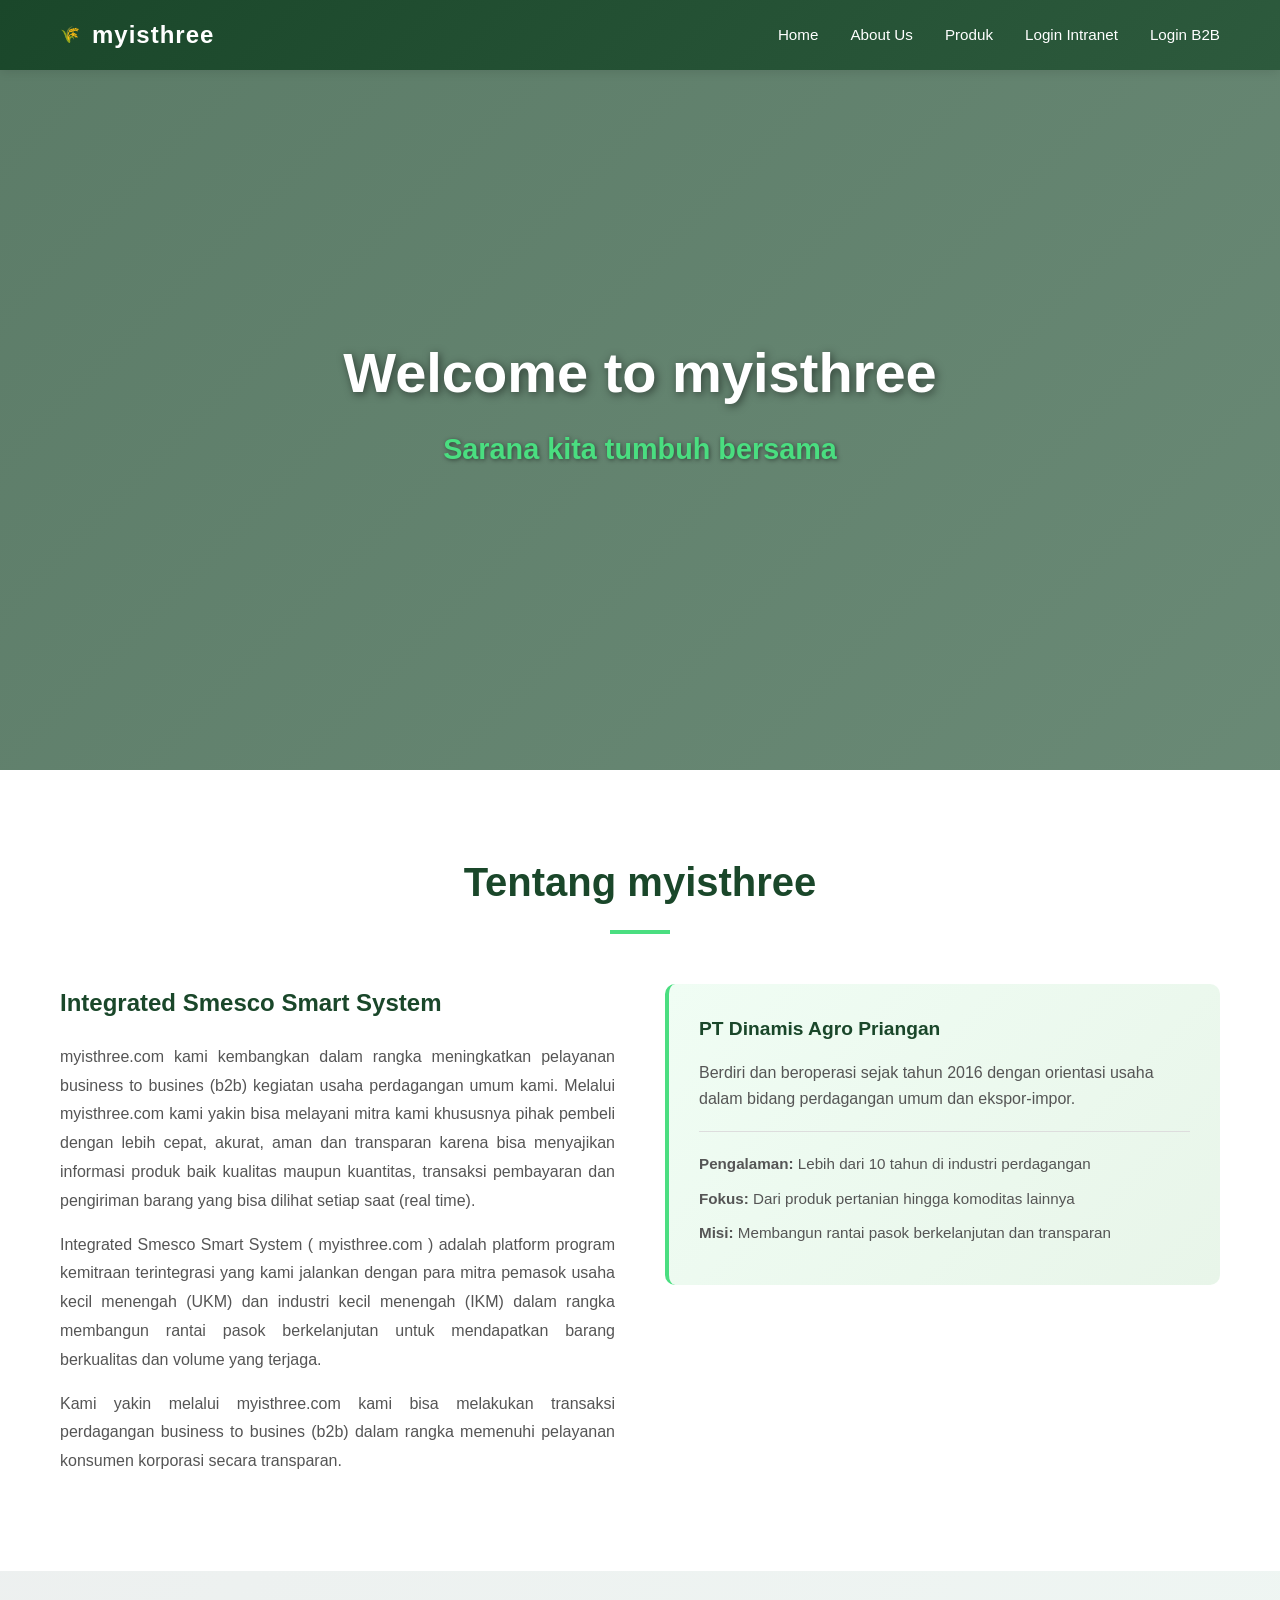
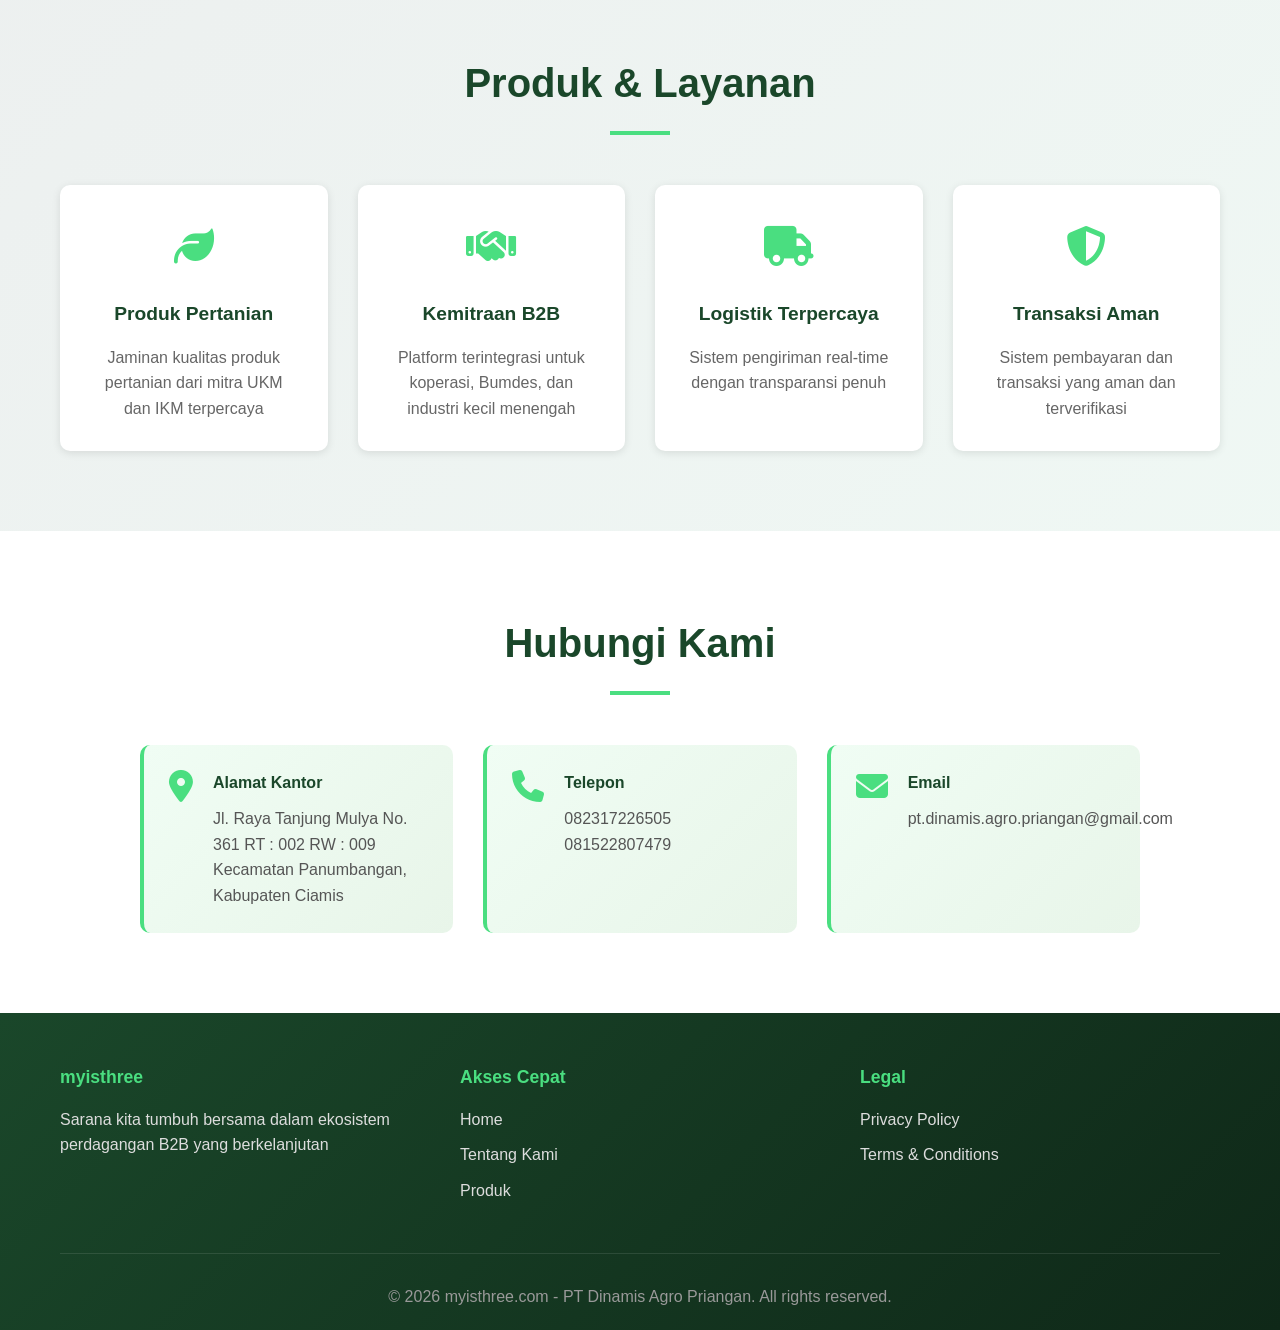
<file: index.html>
<!DOCTYPE html>
<html lang="id">
<head>
    <meta charset="UTF-8">
    <meta name="viewport" content="width=device-width, initial-scale=1.0">
    <title>myisthree - Growing Together</title>
    <link rel="stylesheet" href="css/style.css">
    <link rel="stylesheet" href="https://cdnjs.cloudflare.com/ajax/libs/font-awesome/6.4.0/css/all.min.css">
</head>
<body>
    <!-- Navigation -->
    <nav class="navbar">
        <div class="nav-container">
            <div class="logo-section">
                <div class="logo-placeholder">🌾</div>
                <span class="company-name">myisthree</span>
            </div>
            <ul class="nav-menu">
                <li><a href="#home" class="nav-link">Home</a></li>
                <li><a href="#about" class="nav-link">About Us</a></li>
                <li><a href="#produk" class="nav-link">Produk</a></li>
                <li><a href="pages/login-intranet.html" class="nav-link">Login Intranet</a></li>
                <li><a href="pages/login-b2b.html" class="nav-link">Login B2B</a></li>
            </ul>
            <div class="hamburger">
                <span></span>
                <span></span>
                <span></span>
            </div>
        </div>
    </nav>

    <!-- Hero Section with Video Background -->
    <section class="hero" id="home">
        <video class="hero-video" autoplay muted loop playsinline>
            <source src="https://videos.pexels.com/video-files/2873610/2873610-sd_640_360_25fps.mp4" type="video/mp4">
            <source src="https://videos.pexels.com/video-files/4742848/4742848-sd_640_360_25fps.mp4" type="video/mp4">
        </video>
        
        <div class="hero-overlay"></div>
        
        <div class="hero-content">
            <div class="hero-text">
                <h1>Welcome to myisthree</h1>
                <p class="tagline">Sarana kita tumbuh bersama</p>
            </div>
        </div>
    </section>

    <!-- About Section -->
    <section class="about" id="about">
        <div class="container">
            <h2>Tentang myisthree</h2>
            <div class="about-content">
                <div class="about-text">
                    <h3>Integrated Smesco Smart System</h3>
                    <p>
                        myisthree.com kami kembangkan dalam rangka meningkatkan pelayanan business to busines (b2b) kegiatan usaha perdagangan umum kami. Melalui myisthree.com kami yakin bisa melayani mitra kami khususnya pihak pembeli dengan lebih cepat, akurat, aman dan transparan karena bisa menyajikan informasi produk baik kualitas maupun kuantitas, transaksi pembayaran dan pengiriman barang yang bisa dilihat setiap saat (real time).
                    </p>
                    <p>
                        Integrated Smesco Smart System ( myisthree.com ) adalah platform program kemitraan terintegrasi yang kami jalankan dengan para mitra pemasok usaha kecil menengah (UKM) dan industri kecil menengah (IKM) dalam rangka membangun rantai pasok berkelanjutan untuk mendapatkan barang berkualitas dan volume yang terjaga.
                    </p>
                    <p>
                        Kami yakin melalui myisthree.com kami bisa melakukan transaksi perdagangan business to busines (b2b) dalam rangka memenuhi pelayanan konsumen korporasi secara transparan.
                    </p>
                </div>
                <div class="about-info">
                    <div class="info-box">
                        <h4>PT Dinamis Agro Priangan</h4>
                        <p>Berdiri dan beroperasi sejak tahun 2016 dengan orientasi usaha dalam bidang perdagangan umum dan ekspor-impor.</p>
                        <div class="company-details">
                            <p><strong>Pengalaman:</strong> Lebih dari 10 tahun di industri perdagangan</p>
                            <p><strong>Fokus:</strong> Dari produk pertanian hingga komoditas lainnya</p>
                            <p><strong>Misi:</strong> Membangun rantai pasok berkelanjutan dan transparan</p>
                        </div>
                    </div>
                </div>
            </div>
        </div>
    </section>

    <!-- Produk Section -->
    <section class="produk" id="produk">
        <div class="container">
            <h2>Produk & Layanan</h2>
            <div class="produk-grid">
                <div class="produk-card">
                    <div class="produk-icon">
                        <i class="fas fa-leaf"></i>
                    </div>
                    <h3>Produk Pertanian</h3>
                    <p>Jaminan kualitas produk pertanian dari mitra UKM dan IKM terpercaya</p>
                </div>
                <div class="produk-card">
                    <div class="produk-icon">
                        <i class="fas fa-handshake"></i>
                    </div>
                    <h3>Kemitraan B2B</h3>
                    <p>Platform terintegrasi untuk koperasi, Bumdes, dan industri kecil menengah</p>
                </div>
                <div class="produk-card">
                    <div class="produk-icon">
                        <i class="fas fa-truck"></i>
                    </div>
                    <h3>Logistik Terpercaya</h3>
                    <p>Sistem pengiriman real-time dengan transparansi penuh</p>
                </div>
                <div class="produk-card">
                    <div class="produk-icon">
                        <i class="fas fa-shield-alt"></i>
                    </div>
                    <h3>Transaksi Aman</h3>
                    <p>Sistem pembayaran dan transaksi yang aman dan terverifikasi</p>
                </div>
            </div>
        </div>
    </section>

    <!-- Contact Section -->
    <section class="contact">
        <div class="container">
            <h2>Hubungi Kami</h2>
            <div class="contact-content">
                <div class="contact-info">
                    <div class="contact-item">
                        <i class="fas fa-map-marker-alt"></i>
                        <div>
                            <h4>Alamat Kantor</h4>
                            <p>Jl. Raya Tanjung Mulya No. 361 RT : 002 RW : 009<br>Kecamatan Panumbangan, Kabupaten Ciamis</p>
                        </div>
                    </div>
                    <div class="contact-item">
                        <i class="fas fa-phone"></i>
                        <div>
                            <h4>Telepon</h4>
                            <p>082317226505<br>081522807479</p>
                        </div>
                    </div>
                    <div class="contact-item">
                        <i class="fas fa-envelope"></i>
                        <div>
                            <h4>Email</h4>
                            <p>pt.dinamis.agro.priangan@gmail.com</p>
                        </div>
                    </div>
                </div>
            </div>
        </div>
    </section>

    <!-- Footer -->
    <footer class="footer">
        <div class="container">
            <div class="footer-content">
                <div class="footer-section">
                    <h4>myisthree</h4>
                    <p>Sarana kita tumbuh bersama dalam ekosistem perdagangan B2B yang berkelanjutan</p>
                </div>
                <div class="footer-section">
                    <h4>Akses Cepat</h4>
                    <ul>
                        <li><a href="#home">Home</a></li>
                        <li><a href="#about">Tentang Kami</a></li>
                        <li><a href="#produk">Produk</a></li>
                    </ul>
                </div>
                <div class="footer-section">
                    <h4>Legal</h4>
                    <ul>
                        <li><a href="#">Privacy Policy</a></li>
                        <li><a href="#">Terms & Conditions</a></li>
                    </ul>
                </div>
            </div>
            <div class="footer-bottom">
                <p>&copy; 2026 myisthree.com - PT Dinamis Agro Priangan. All rights reserved.</p>
            </div>
        </div>
    </footer>

    <script src="js/script.js"></script>
</body>
</html>
</file>
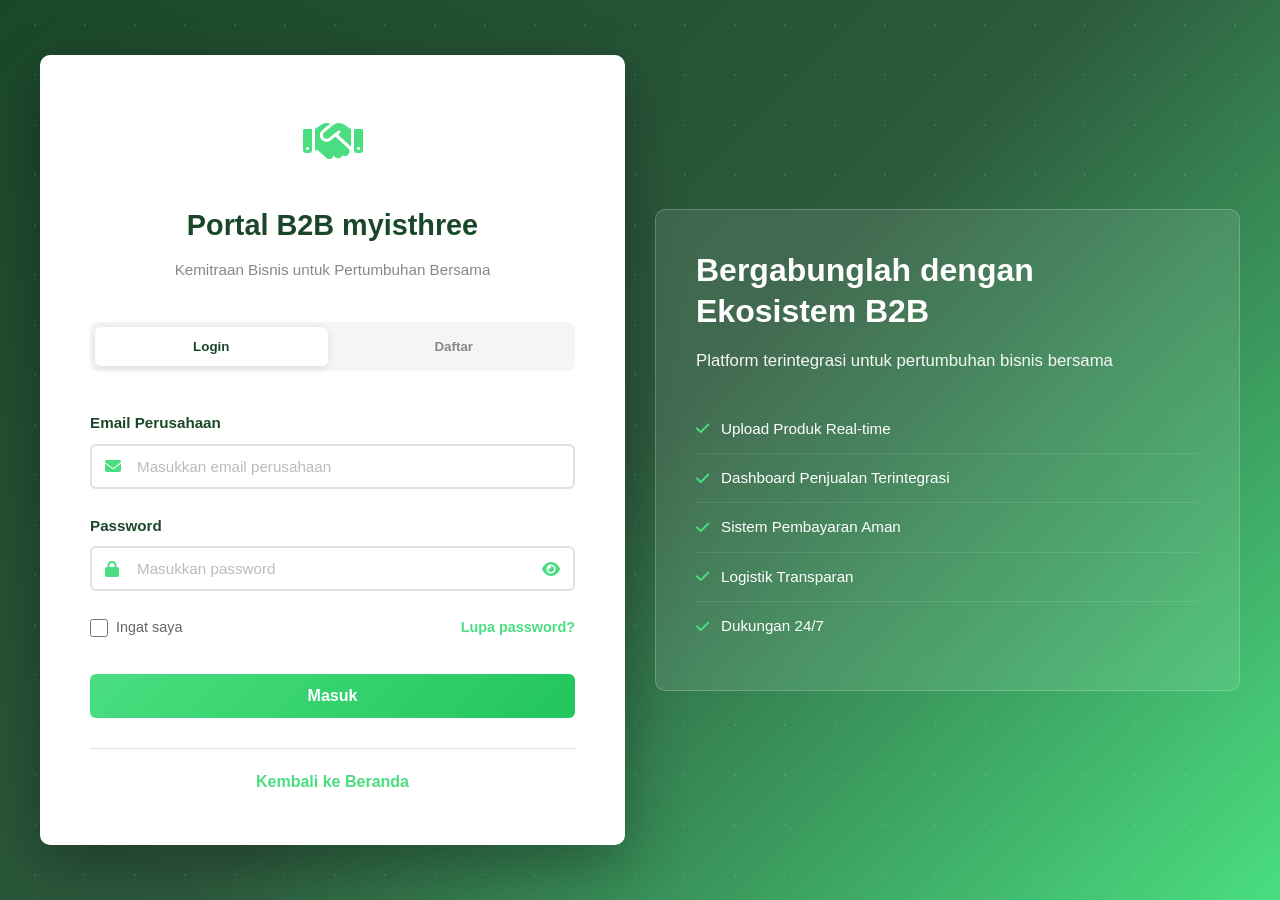
<file: pages/login-b2b.html>
<!DOCTYPE html>
<html lang="id">
<head>
    <meta charset="UTF-8">
    <meta name="viewport" content="width=device-width, initial-scale=1.0">
    <title>Login / Daftar B2B - myisthree</title>
    <link rel="stylesheet" href="../css/login.css">
    <link rel="stylesheet" href="https://cdnjs.cloudflare.com/ajax/libs/font-awesome/6.4.0/css/all.min.css">
</head>
<body>
    <div class="login-container">
        <div class="login-background"></div>
        
        <div class="login-wrapper">
            <div class="login-box">
                <div class="login-header">
                    <div class="logo-mini">
                        <i class="fas fa-handshake"></i>
                    </div>
                    <h1>Portal B2B myisthree</h1>
                    <p>Kemitraan Bisnis untuk Pertumbuhan Bersama</p>
                </div>

                <!-- Tab Navigation -->
                <div class="tab-navigation">
                    <button class="tab-btn active" data-tab="login">Login</button>
                    <button class="tab-btn" data-tab="register">Daftar</button>
                </div>

                <!-- Login Tab -->
                <form class="login-form tab-content active" id="b2bLoginForm" data-tab="login">
                    <div class="form-group">
                        <label for="login-email">Email Perusahaan</label>
                        <div class="input-group">
                            <i class="fas fa-envelope"></i>
                            <input type="email" id="login-email" name="email" placeholder="Masukkan email perusahaan" required>
                        </div>
                    </div>

                    <div class="form-group">
                        <label for="login-password">Password</label>
                        <div class="input-group">
                            <i class="fas fa-lock"></i>
                            <input type="password" id="login-password" name="password" placeholder="Masukkan password" required>
                            <i class="fas fa-eye toggle-password" onclick="togglePassword('login-password')"></i>
                        </div>
                    </div>

                    <div class="form-options">
                        <label class="remember-me">
                            <input type="checkbox" name="remember">
                            <span>Ingat saya</span>
                        </label>
                        <a href="#" class="forgot-password">Lupa password?</a>
                    </div>

                    <button type="submit" class="login-btn">Masuk</button>
                </form>

                <!-- Register Tab -->
                <form class="login-form tab-content" id="b2bRegisterForm" data-tab="register">
                    <div class="form-group">
                        <label for="company-name">Nama Perusahaan / Organisasi</label>
                        <div class="input-group">
                            <i class="fas fa-building"></i>
                            <input type="text" id="company-name" name="company_name" placeholder="Masukkan nama perusahaan" required>
                        </div>
                    </div>

                    <div class="form-group">
                        <label for="company-type">Tipe Mitra</label>
                        <div class="input-group">
                            <select id="company-type" name="company_type" required>
                                <option value="">Pilih tipe mitra</option>
                                <option value="koperasi">Koperasi</option>
                                <option value="bumdes">BumDes (Badan Usaha Milik Desa)</option>
                                <option value="ukm">UKM (Usaha Kecil Menengah)</option>
                                <option value="ikm">IKM (Industri Kecil Menengah)</option>
                                <option value="buyer">Buyer / Pembeli Korporat</option>
                                <option value="supplier">Supplier</option>
                                <option value="other">Lainnya</option>
                            </select>
                        </div>
                    </div>

                    <div class="form-group">
                        <label for="register-email">Email Perusahaan</label>
                        <div class="input-group">
                            <i class="fas fa-envelope"></i>
                            <input type="email" id="register-email" name="email" placeholder="Masukkan email perusahaan" required>
                        </div>
                    </div>

                    <div class="form-group">
                        <label for="phone">Nomor Telepon</label>
                        <div class="input-group">
                            <i class="fas fa-phone"></i>
                            <input type="tel" id="phone" name="phone" placeholder="Masukkan nomor telepon" required>
                        </div>
                    </div>

                    <div class="form-group">
                        <label for="pic-name">Nama PIC (Person In Charge)</label>
                        <div class="input-group">
                            <i class="fas fa-user"></i>
                            <input type="text" id="pic-name" name="pic_name" placeholder="Nama kontak utama" required>
                        </div>
                    </div>

                    <div class="form-group">
                        <label for="register-password">Password</label>
                        <div class="input-group">
                            <i class="fas fa-lock"></i>
                            <input type="password" id="register-password" name="password" placeholder="Buat password yang kuat" required>
                            <i class="fas fa-eye toggle-password" onclick="togglePassword('register-password')"></i>
                        </div>
                    </div>

                    <div class="form-group">
                        <label>
                            <input type="checkbox" name="terms" required>
                            <span>Saya setuju dengan Syarat & Ketentuan</span>
                        </label>
                    </div>

                    <button type="submit" class="login-btn">Daftar Sekarang</button>
                </form>

                <div class="login-footer">
                    <a href="../index.html" class="back-link">Kembali ke Beranda</a>
                </div>
            </div>

            <div class="info-panel">
                <div class="info-content">
                    <h2>Bergabunglah dengan Ekosistem B2B</h2>
                    <p>Platform terintegrasi untuk pertumbuhan bisnis bersama</p>
                    <ul class="features">
                        <li><i class="fas fa-check"></i> Upload Produk Real-time</li>
                        <li><i class="fas fa-check"></i> Dashboard Penjualan Terintegrasi</li>
                        <li><i class="fas fa-check"></i> Sistem Pembayaran Aman</li>
                        <li><i class="fas fa-check"></i> Logistik Transparan</li>
                        <li><i class="fas fa-check"></i> Dukungan 24/7</li>
                    </ul>
                </div>
            </div>
        </div>
    </div>

    <script src="../js/login.js"></script>
</body>
</html>
</file>
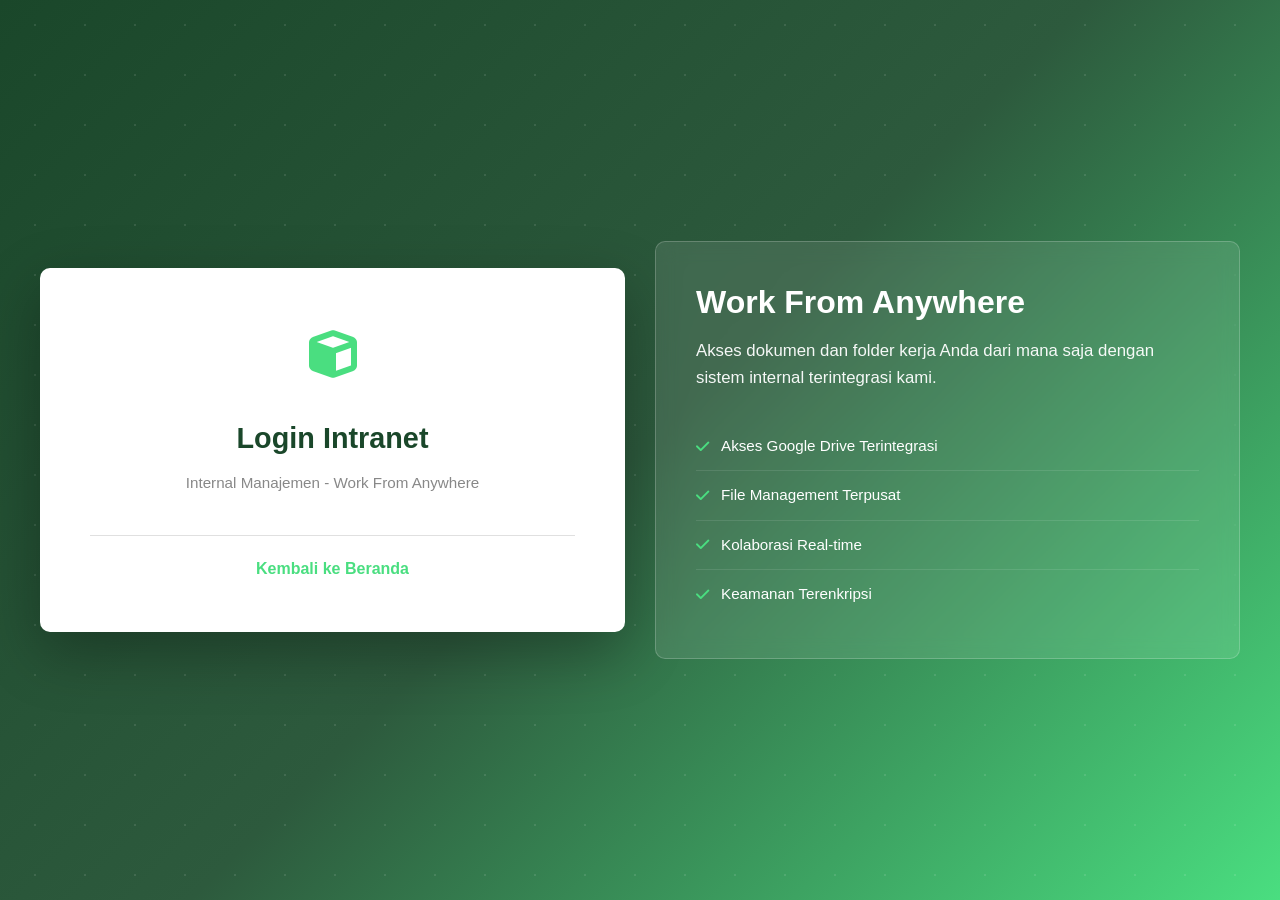
<file: pages/login-intranet.html>
<!DOCTYPE html>
<html lang="id">
<head>
    <meta charset="UTF-8">
    <meta name="viewport" content="width=device-width, initial-scale=1.0">
    <title>Login Intranet - myisthree</title>
    <link rel="stylesheet" href="../css/login.css">
    <link rel="stylesheet" href="https://cdnjs.cloudflare.com/ajax/libs/font-awesome/6.4.0/css/all.min.css">
</head>
<body>
    <div class="login-container">
        <div class="login-background"></div>
        
        <div class="login-wrapper">
            <div class="login-box">
                <div class="login-header">
                    <div class="logo-mini">
                        <i class="fas fa-cube"></i>
                    </div>
                    <h1>Login Intranet</h1>
                    <p>Internal Manajemen - Work From Anywhere</p>
                </div>

                <form class="login-form" id="intranetForm">
                    <div class="form-group">
                        <label for="username">Username / Email</label>
                        <div class="input-group">
                            <i class="fas fa-user"></i>
                            <input type="text" id="username" name="username" placeholder="Masukkan username atau email" required>
                        </div>
                    </div>

                    <div class="form-group">
                        <label for="password">Password</label>
                        <div class="input-group">
                            <i class="fas fa-lock"></i>
                            <input type="password" id="password" name="password" placeholder="Masukkan password" required>
                            <i class="fas fa-eye toggle-password" onclick="togglePassword('password')"></i>
                        </div>
                    </div>

                    <div class="form-options">
                        <label class="remember-me">
                            <input type="checkbox" name="remember">
                            <span>Ingat saya</span>
                        </label>
                        <a href="#" class="forgot-password">Lupa password?</a>
                    </div>

                    <button type="submit" class="login-btn">Masuk</button>

                    <div class="form-info">
                        <i class="fas fa-info-circle"></i>
                        <p>Akun ini hanya untuk karyawan PT Dinamis Agro Priangan</p>
                    </div>
                </form>

                <div class="login-footer">
                    <a href="../index.html" class="back-link">Kembali ke Beranda</a>
                </div>
            </div>

            <div class="info-panel">
                <div class="info-content">
                    <h2>Work From Anywhere</h2>
                    <p>Akses dokumen dan folder kerja Anda dari mana saja dengan sistem internal terintegrasi kami.</p>
                    <ul class="features">
                        <li><i class="fas fa-check"></i> Akses Google Drive Terintegrasi</li>
                        <li><i class="fas fa-check"></i> File Management Terpusat</li>
                        <li><i class="fas fa-check"></i> Kolaborasi Real-time</li>
                        <li><i class="fas fa-check"></i> Keamanan Terenkripsi</li>
                    </ul>
                </div>
            </div>
        </div>
    </div>

    <script src="../js/login.js"></script>
</body>
</html>
</file>
<file: css/style.css>
/* Reset & General Styles */
* {
    margin: 0;
    padding: 0;
    box-sizing: border-box;
}

body {
    font-family: 'Segoe UI', Tahoma, Geneva, Verdana, sans-serif;
    line-height: 1.6;
    color: #333;
    background-color: #f8f9fa;
}

.container {
    max-width: 1200px;
    margin: 0 auto;
    padding: 0 20px;
}

/* Navigation */
.navbar {
    background: linear-gradient(135deg, #1a472a 0%, #2d5a3d 100%);
    padding: 1rem 0;
    position: sticky;
    top: 0;
    z-index: 1000;
    box-shadow: 0 2px 10px rgba(0,0,0,0.1);
}

.nav-container {
    max-width: 1200px;
    margin: 0 auto;
    padding: 0 20px;
    display: flex;
    justify-content: space-between;
    align-items: center;
}

.logo-section {
    display: flex;
    align-items: center;
    gap: 12px;
}

.logo {
    height: 50px;
    width: auto;
}

.company-name {
    font-size: 1.5rem;
    font-weight: 700;
    color: #fff;
    letter-spacing: 1px;
}

.nav-menu {
    display: flex;
    list-style: none;
    gap: 2rem;
}

.nav-link {
    color: #fff;
    text-decoration: none;
    font-weight: 500;
    transition: color 0.3s ease;
    font-size: 0.95rem;
}

.nav-link:hover {
    color: #4ade80;
    border-bottom: 2px solid #4ade80;
    padding-bottom: 2px;
}

.hamburger {
    display: none;
    flex-direction: column;
    cursor: pointer;
}

.hamburger span {
    width: 25px;
    height: 3px;
    background: #fff;
    margin: 5px 0;
    transition: 0.3s;
}

/* Hero Section with Video Background */
.hero {
    position: relative;
    color: #fff;
    padding: 150px 20px;
    min-height: 700px;
    display: flex;
    align-items: center;
    justify-content: center;
    overflow: hidden;
}

.hero-video {
    position: absolute;
    top: 0;
    left: 0;
    width: 100%;
    height: 100%;
    object-fit: cover;
    z-index: 1;
}

.hero-overlay {
    position: absolute;
    top: 0;
    left: 0;
    width: 100%;
    height: 100%;
    background: linear-gradient(135deg, rgba(26, 71, 42, 0.7) 0%, rgba(45, 90, 61, 0.7) 100%);
    z-index: 2;
}

.hero-content {
    max-width: 1200px;
    margin: 0 auto;
    position: relative;
    z-index: 3;
    text-align: center;
    width: 100%;
}

.hero-text h1 {
    font-size: 3.5rem;
    margin-bottom: 20px;
    font-weight: 700;
    line-height: 1.2;
    text-shadow: 2px 2px 8px rgba(0, 0, 0, 0.5);
}

.tagline {
    font-size: 1.8rem;
    color: #4ade80;
    font-weight: 600;
    margin-bottom: 30px;
    text-shadow: 1px 1px 4px rgba(0, 0, 0, 0.5);
}

.hero-description {
    font-size: 1.2rem;
    margin-bottom: 40px;
    line-height: 1.8;
    max-width: 700px;
    margin-left: auto;
    margin-right: auto;
    text-shadow: 1px 1px 4px rgba(0, 0, 0, 0.5);
}

.hero-buttons {
    display: flex;
    gap: 20px;
    flex-wrap: wrap;
    justify-content: center;
}

.btn {
    padding: 12px 35px;
    border: none;
    border-radius: 5px;
    font-size: 1rem;
    font-weight: 600;
    cursor: pointer;
    text-decoration: none;
    transition: all 0.3s ease;
    display: inline-block;
}

.btn-primary {
    background-color: #4ade80;
    color: #1a472a;
}

.btn-primary:hover {
    background-color: #22c55e;
    transform: translateY(-2px);
    box-shadow: 0 5px 15px rgba(74, 222, 128, 0.4);
}

.btn-secondary {
    background-color: transparent;
    color: #fff;
    border: 2px solid #fff;
}

.btn-secondary:hover {
    background-color: #fff;
    color: #1a472a;
    transform: translateY(-2px);
}

.hero-image {
    display: none;
}

/* About Section */
.about {
    padding: 80px 20px;
    background-color: #fff;
}

.about h2 {
    font-size: 2.5rem;
    text-align: center;
    margin-bottom: 50px;
    color: #1a472a;
    position: relative;
    padding-bottom: 20px;
}

.about h2::after {
    content: '';
    position: absolute;
    bottom: 0;
    left: 50%;
    transform: translateX(-50%);
    width: 60px;
    height: 4px;
    background: #4ade80;
}

.about-content {
    display: grid;
    grid-template-columns: 1fr 1fr;
    gap: 50px;
    align-items: start;
}

.about-text h3 {
    color: #1a472a;
    margin-bottom: 20px;
    font-size: 1.5rem;
}

.about-text p {
    margin-bottom: 15px;
    line-height: 1.8;
    text-align: justify;
    color: #555;
}

.info-box {
    background: linear-gradient(135deg, #f0fdf4 0%, #e8f5e9 100%);
    padding: 30px;
    border-radius: 10px;
    border-left: 4px solid #4ade80;
}

.info-box h4 {
    color: #1a472a;
    margin-bottom: 15px;
    font-size: 1.2rem;
}

.info-box p {
    color: #555;
    margin-bottom: 15px;
    line-height: 1.6;
}

.company-details {
    margin-top: 20px;
    padding-top: 20px;
    border-top: 1px solid #ddd;
}

.company-details p {
    margin-bottom: 10px;
    font-size: 0.95rem;
}

/* Produk Section */
.produk {
    padding: 80px 20px;
    background: linear-gradient(135deg, rgba(26, 71, 42, 0.05) 0%, rgba(74, 222, 128, 0.05) 100%);
}

.produk h2 {
    font-size: 2.5rem;
    text-align: center;
    margin-bottom: 50px;
    color: #1a472a;
    position: relative;
    padding-bottom: 20px;
}

.produk h2::after {
    content: '';
    position: absolute;
    bottom: 0;
    left: 50%;
    transform: translateX(-50%);
    width: 60px;
    height: 4px;
    background: #4ade80;
}

.produk-grid {
    display: grid;
    grid-template-columns: repeat(auto-fit, minmax(250px, 1fr));
    gap: 30px;
}

.produk-card {
    background: #fff;
    padding: 30px;
    border-radius: 10px;
    text-align: center;
    transition: all 0.3s ease;
    box-shadow: 0 2px 8px rgba(0,0,0,0.1);
}

.produk-card:hover {
    transform: translateY(-5px);
    box-shadow: 0 8px 20px rgba(26, 71, 42, 0.15);
}

.produk-icon {
    font-size: 2.5rem;
    color: #4ade80;
    margin-bottom: 20px;
}

.produk-card h3 {
    color: #1a472a;
    margin-bottom: 15px;
    font-size: 1.2rem;
}

.produk-card p {
    color: #666;
    line-height: 1.6;
}

/* Contact Section */
.contact {
    padding: 80px 20px;
    background-color: #fff;
}

.contact h2 {
    font-size: 2.5rem;
    text-align: center;
    margin-bottom: 50px;
    color: #1a472a;
    position: relative;
    padding-bottom: 20px;
}

.contact h2::after {
    content: '';
    position: absolute;
    bottom: 0;
    left: 50%;
    transform: translateX(-50%);
    width: 60px;
    height: 4px;
    background: #4ade80;
}

.contact-content {
    max-width: 1000px;
    margin: 0 auto;
}

.contact-info {
    display: grid;
    grid-template-columns: repeat(auto-fit, minmax(300px, 1fr));
    gap: 30px;
}

.contact-item {
    display: flex;
    gap: 20px;
    padding: 25px;
    background: linear-gradient(135deg, #f0fdf4 0%, #e8f5e9 100%);
    border-radius: 10px;
    border-left: 4px solid #4ade80;
}

.contact-item i {
    font-size: 2rem;
    color: #4ade80;
    flex-shrink: 0;
}

.contact-item h4 {
    color: #1a472a;
    margin-bottom: 10px;
}

.contact-item p {
    color: #555;
    line-height: 1.6;
}

/* Footer */
.footer {
    background: linear-gradient(135deg, #1a472a 0%, #0f2818 100%);
    color: #fff;
    padding: 50px 20px 20px;
}

.footer-content {
    max-width: 1200px;
    margin: 0 auto;
    display: grid;
    grid-template-columns: repeat(auto-fit, minmax(250px, 1fr));
    gap: 40px;
    margin-bottom: 40px;
}

.footer-section h4 {
    margin-bottom: 15px;
    color: #4ade80;
    font-size: 1.1rem;
}

.footer-section p {
    line-height: 1.6;
    color: #ddd;
}

.footer-section ul {
    list-style: none;
}

.footer-section ul li {
    margin-bottom: 10px;
}

.footer-section a {
    color: #ddd;
    text-decoration: none;
    transition: color 0.3s ease;
}

.footer-section a:hover {
    color: #4ade80;
}

.footer-bottom {
    text-align: center;
    padding-top: 30px;
    border-top: 1px solid rgba(255,255,255,0.1);
    color: #999;
}

/* Responsive */
@media (max-width: 1024px) {
    .hero-text h1 {
        font-size: 2.5rem;
    }

    .tagline {
        font-size: 1.5rem;
    }

    .hero-description {
        font-size: 1rem;
    }
}

@media (max-width: 768px) {
    .hamburger {
        display: flex;
    }

    .nav-menu {
        position: absolute;
        top: 100%;
        left: -100%;
        flex-direction: column;
        background-color: #1a472a;
        width: 100%;
        text-align: center;
        transition: 0.3s;
        gap: 0;
    }

    .nav-menu.active {
        left: 0;
    }

    .nav-link {
        display: block;
        padding: 1.5rem;
        border-bottom: 1px solid rgba(255,255,255,0.1);
    }

    .hero {
        padding: 100px 20px;
        min-height: 500px;
    }

    .hero-text h1 {
        font-size: 2rem;
    }

    .tagline {
        font-size: 1.2rem;
    }

    .hero-description {
        font-size: 0.95rem;
    }

    .hero-buttons {
        flex-direction: column;
        align-items: center;
    }

    .btn {
        width: 100%;
        max-width: 300px;
    }

    .contact h2 {
        font-size: 2rem;
    }

    .about-content {
        grid-template-columns: 1fr;
        gap: 30px;
    }
}

@media (max-width: 480px) {
    .hero {
        padding: 80px 15px;
        min-height: 400px;
    }

    .hero-text h1 {
        font-size: 1.5rem;
    }

    .tagline {
        font-size: 1rem;
    }

    .hero-description {
        font-size: 0.9rem;
    }

    .contact h2 {
        font-size: 1.5rem;
    }
}
</file>
<file: css/login.css>
/* Login Page Styles */
* {
    margin: 0;
    padding: 0;
    box-sizing: border-box;
}

body {
    font-family: 'Segoe UI', Tahoma, Geneva, Verdana, sans-serif;
    line-height: 1.6;
    color: #333;
    min-height: 100vh;
}

.login-container {
    min-height: 100vh;
    display: flex;
    align-items: center;
    justify-content: center;
    padding: 20px;
    position: relative;
    overflow: hidden;
}

.login-background {
    position: absolute;
    top: 0;
    left: 0;
    right: 0;
    bottom: 0;
    background: linear-gradient(135deg, #1a472a 0%, #2d5a3d 50%, #4ade80 100%);
    z-index: -2;
}

.login-background::before {
    content: '';
    position: absolute;
    top: -50%;
    right: -50%;
    width: 200%;
    height: 200%;
    background: radial-gradient(circle, rgba(255,255,255,0.1) 1px, transparent 1px);
    background-size: 50px 50px;
    animation: float 20s linear infinite;
}

@keyframes float {
    0% { transform: translate(0, 0); }
    100% { transform: translate(50px, 50px); }
}

.login-wrapper {
    display: grid;
    grid-template-columns: 1fr 1fr;
    gap: 30px;
    max-width: 1200px;
    width: 100%;
    z-index: 1;
    align-items: center;
}

.login-box {
    background: #fff;
    padding: 50px;
    border-radius: 10px;
    box-shadow: 0 20px 60px rgba(0,0,0,0.3);
}

.login-header {
    text-align: center;
    margin-bottom: 40px;
}

.logo-mini {
    font-size: 3rem;
    color: #4ade80;
    margin-bottom: 20px;
}

.login-header h1 {
    font-size: 1.8rem;
    color: #1a472a;
    margin-bottom: 10px;
}

.login-header p {
    color: #888;
    font-size: 0.95rem;
}

/* Tab Navigation */
.tab-navigation {
    display: grid;
    grid-template-columns: 1fr 1fr;
    gap: 10px;
    margin-bottom: 40px;
    background: #f5f5f5;
    padding: 5px;
    border-radius: 8px;
}

.tab-btn {
    padding: 12px 20px;
    border: none;
    background: transparent;
    cursor: pointer;
    font-weight: 600;
    color: #888;
    transition: all 0.3s ease;
    border-radius: 6px;
}

.tab-btn.active {
    background: #fff;
    color: #1a472a;
    box-shadow: 0 2px 8px rgba(0,0,0,0.1);
}

.tab-btn:hover {
    color: #1a472a;
}

/* Form Styles */
.login-form {
    display: none;
}

.login-form.active {
    display: block;
}

.tab-content {
    animation: fadeIn 0.3s ease;
}

@keyframes fadeIn {
    from { opacity: 0; }
    to { opacity: 1; }
}

.form-group {
    margin-bottom: 25px;
}

.form-group label {
    display: block;
    margin-bottom: 8px;
    font-weight: 600;
    color: #1a472a;
    font-size: 0.95rem;
}

.input-group {
    position: relative;
    display: flex;
    align-items: center;
}

.input-group i {
    position: absolute;
    left: 15px;
    color: #4ade80;
    font-size: 1rem;
}

.input-group input,
.input-group select {
    width: 100%;
    padding: 12px 15px 12px 45px;
    border: 2px solid #e0e0e0;
    border-radius: 6px;
    font-size: 0.95rem;
    transition: all 0.3s ease;
}

.input-group input:focus,
.input-group select:focus {
    outline: none;
    border-color: #4ade80;
    box-shadow: 0 0 0 3px rgba(74, 222, 128, 0.1);
}

.input-group input::placeholder {
    color: #bbb;
}

.toggle-password {
    position: absolute !important;
    right: 15px !important;
    left: auto !important;
    cursor: pointer;
    color: #999;
    transition: color 0.3s ease;
}

.toggle-password:hover {
    color: #4ade80;
}

/* Form Options */
.form-options {
    display: flex;
    justify-content: space-between;
    align-items: center;
    margin-bottom: 25px;
    font-size: 0.9rem;
}

.remember-me {
    display: flex;
    align-items: center;
    gap: 8px;
    cursor: pointer;
    user-select: none;
}

.remember-me input {
    cursor: pointer;
    width: 18px;
    height: 18px;
    accent-color: #4ade80;
}

.remember-me span {
    color: #666;
}

.forgot-password {
    color: #4ade80;
    text-decoration: none;
    font-weight: 600;
    transition: color 0.3s ease;
}

.forgot-password:hover {
    color: #22c55e;
    text-decoration: underline;
}

/* Buttons */
.login-btn {
    width: 100%;
    padding: 13px;
    background: linear-gradient(135deg, #4ade80 0%, #22c55e 100%);
    color: #fff;
    border: none;
    border-radius: 6px;
    font-size: 1rem;
    font-weight: 700;
    cursor: pointer;
    transition: all 0.3s ease;
    margin-top: 10px;
}

.login-btn:hover {
    transform: translateY(-2px);
    box-shadow: 0 8px 20px rgba(74, 222, 128, 0.3);
}

.login-btn:active {
    transform: translateY(0);
}

/* Form Info */
.form-info {
    background: linear-gradient(135deg, #f0fdf4 0%, #e8f5e9 100%);
    padding: 15px;
    border-radius: 6px;
    display: flex;
    gap: 12px;
    margin-top: 20px;
    border-left: 4px solid #4ade80;
    font-size: 0.9rem;
    color: #1a472a;
}

.form-info i {
    color: #4ade80;
    flex-shrink: 0;
    margin-top: 2px;
}

/* Footer */
.login-footer {
    text-align: center;
    margin-top: 30px;
    padding-top: 20px;
    border-top: 1px solid #e0e0e0;
}

.back-link {
    color: #4ade80;
    text-decoration: none;
    font-weight: 600;
    transition: all 0.3s ease;
    display: inline-block;
}

.back-link:hover {
    color: #22c55e;
    transform: translateX(-3px);
}

/* Info Panel */
.info-panel {
    background: rgba(255, 255, 255, 0.1);
    backdrop-filter: blur(10px);
    padding: 40px;
    border-radius: 10px;
    color: #fff;
    border: 1px solid rgba(255, 255, 255, 0.2);
}

.info-content h2 {
    font-size: 2rem;
    margin-bottom: 15px;
    line-height: 1.3;
}

.info-content p {
    font-size: 1.05rem;
    margin-bottom: 30px;
    line-height: 1.6;
    opacity: 0.95;
}

.features {
    list-style: none;
}

.features li {
    padding: 12px 0;
    display: flex;
    align-items: center;
    gap: 12px;
    font-size: 0.95rem;
    border-bottom: 1px solid rgba(255, 255, 255, 0.1);
}

.features li:last-child {
    border-bottom: none;
}

.features i {
    color: #4ade80;
    flex-shrink: 0;
}

/* Responsive */
@media (max-width: 1024px) {
    .login-wrapper {
        grid-template-columns: 1fr;
    }

    .info-panel {
        display: none;
    }
}

@media (max-width: 768px) {
    .login-box {
        padding: 30px;
    }

    .login-header h1 {
        font-size: 1.5rem;
    }

    .tab-navigation {
        margin-bottom: 30px;
    }

    .form-options {
        flex-direction: column;
        align-items: flex-start;
        gap: 15px;
    }
}
</file>
